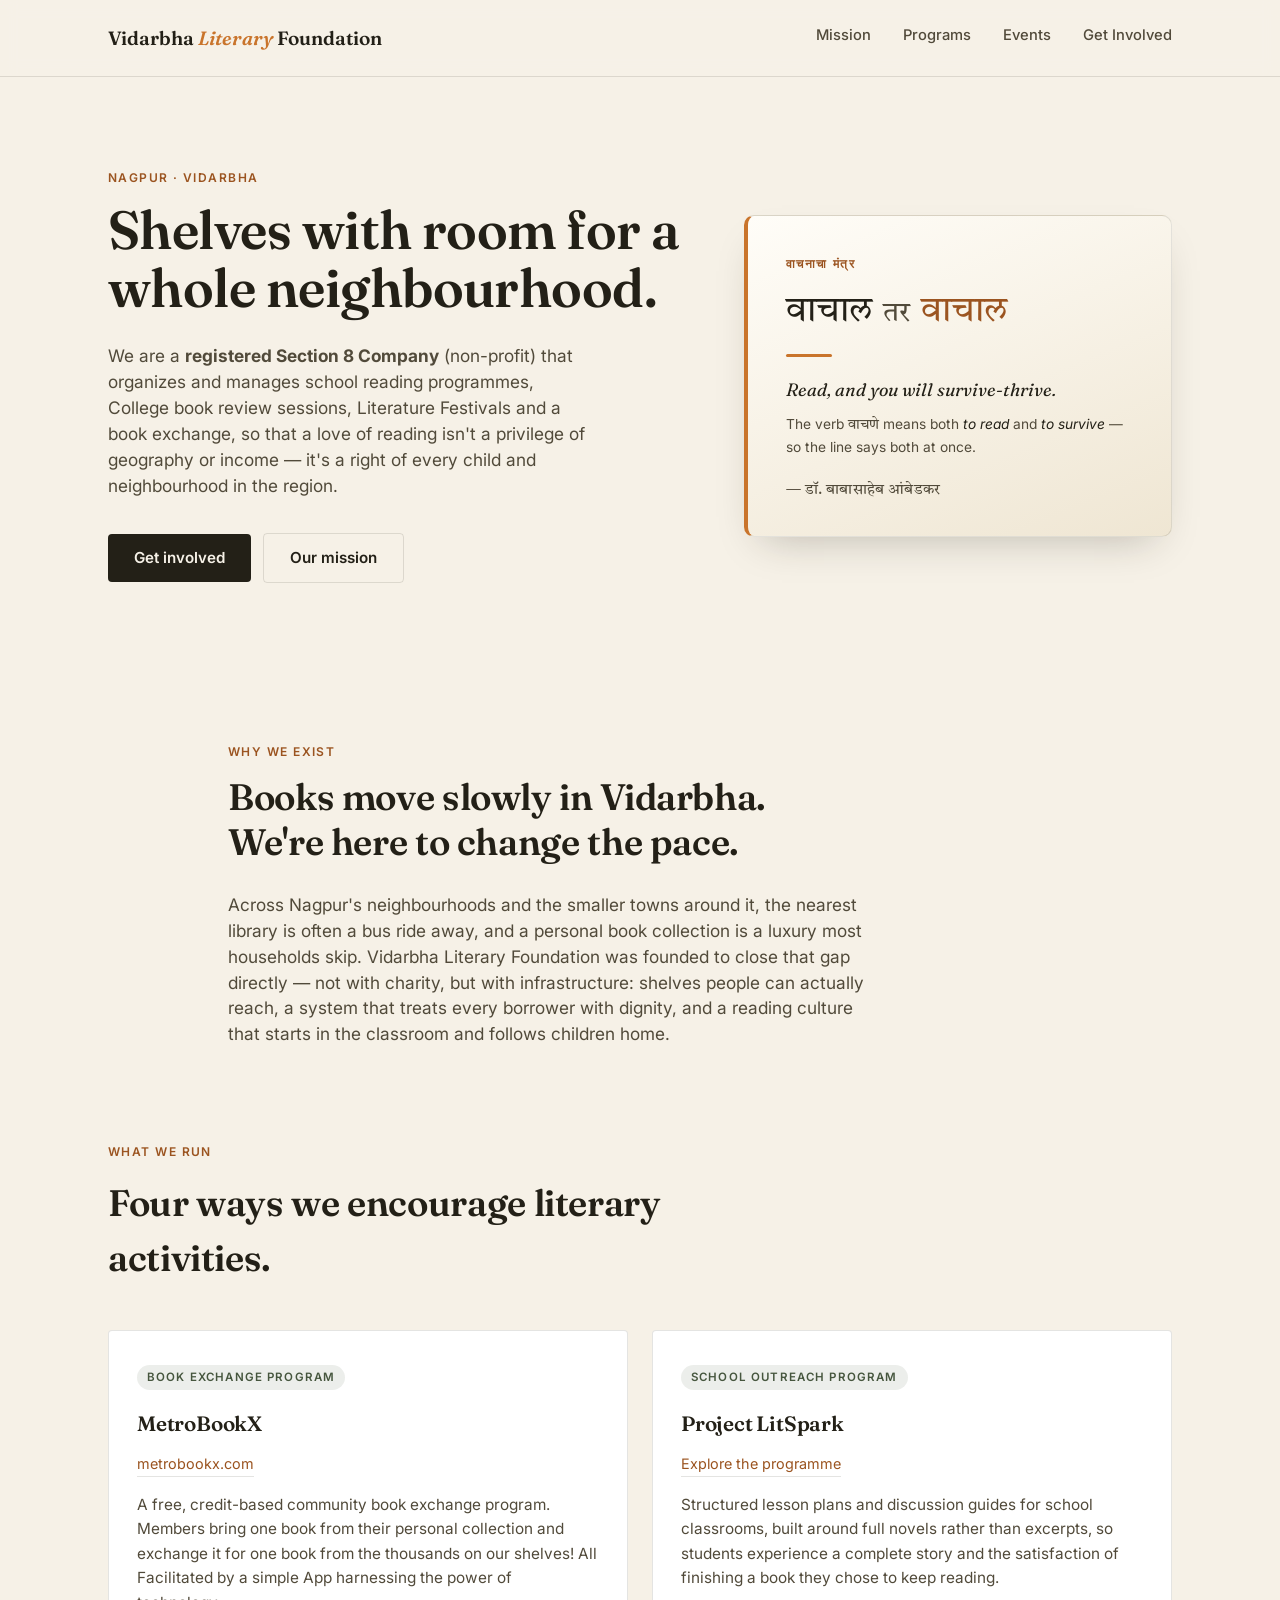
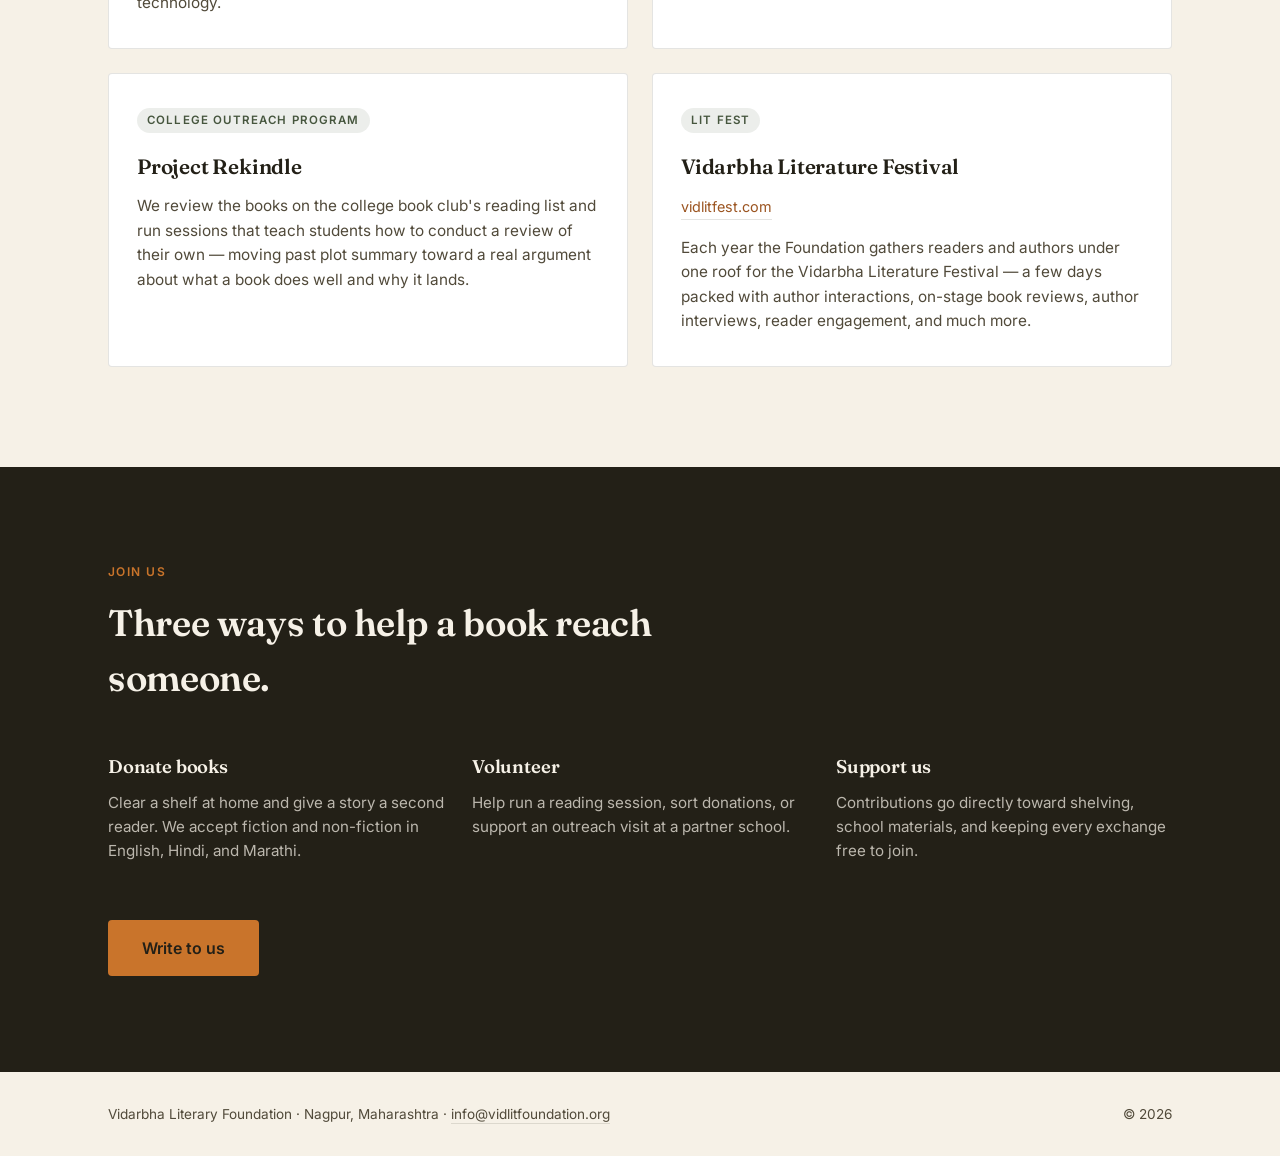
<file: index.html>
<!DOCTYPE html>
<html lang="en">
<head>
<meta charset="UTF-8">
<meta name="viewport" content="width=device-width, initial-scale=1.0">
<title>Vidarbha Literary Foundation</title>
<meta name="description" content="Vidarbha Literary Foundation builds reading habits and community libraries across Nagpur and the Vidarbha region.">
<link rel="preconnect" href="https://fonts.googleapis.com">
<link rel="preconnect" href="https://fonts.gstatic.com" crossorigin>
<link href="https://fonts.googleapis.com/css2?family=Fraunces:ital,opsz,wght@0,9..144,400;0,9..144,500;0,9..144,600;1,9..144,500&family=Tiro+Devanagari+Marathi:ital@0;1&family=Inter:wght@400;500;600&display=swap" rel="stylesheet">
<link rel="stylesheet" href="styles.css">
</head>
<body>

<header class="site-header">
  <div class="wrap header-inner">
    <a href="#top" class="mark">Vidarbha <span class="mark-accent">Literary</span> Foundation </a>
    <nav class="nav">
      <a href="#mission">Mission</a>
      <a href="#programs">Programs</a>
      <a href="events.html">Events</a>
      <a href="#involve">Get Involved</a>
    </nav>
    <button class="nav-toggle" aria-label="Open menu" aria-expanded="false">
      <span></span><span></span><span></span>
    </button>
  </div>
</header>

<main id="top">

  <section class="hero">
    <div class="wrap hero-inner">
      <div class="hero-text">
        <p class="eyebrow">Nagpur &middot; Vidarbha</p>
        <h1 id="hero-headline">A page held open for every reader in Vidarbha.</h1>
        <p class="hero-sub">We are a <b>registered Section 8 Company</b> (non-profit) that organizes and manages school reading programmes, College book review sessions, Literature Festivals and a book exchange, so that a love of reading isn't a privilege of geography or income — it's a right of every child and neighbourhood in the region.</p>
        <div class="hero-actions">
          <a href="#involve" class="btn btn-primary">Get involved</a>
          <a href="#mission" class="btn btn-ghost">Our mission</a>
        </div>
      </div>
      <figure class="hero-quote">
        <p class="hero-quote-label" lang="mr">वाचनाचा मंत्र</p>
        <blockquote class="hero-quote-text" lang="mr">
          <span class="vq vq-read">वाचाल</span>
          <span class="vq-conj">तर</span>
          <span class="vq vq-live">वाचाल</span>
        </blockquote>
        <span class="hero-quote-rule" aria-hidden="true"></span>
        <p class="hero-quote-gloss">Read, and you will survive-thrive.</p>
        <p class="hero-quote-note">The verb <span lang="mr">वाचणे</span> means both <em>to read</em> and <em>to survive</em> — so the line says both at once.</p>
        <figcaption class="hero-quote-attr" lang="mr">— डॉ. बाबासाहेब आंबेडकर</figcaption>
      </figure>
    </div>
  </section>

  <section id="mission" class="mission">
    <div class="wrap">
      <p class="eyebrow">Why we exist</p>
      <h2>Books move slowly in Vidarbha.<br>We're here to change the pace.</h2>
      <p class="mission-body">Across Nagpur's neighbourhoods and the smaller towns around it, the nearest library is often a bus ride away, and a personal book collection is a luxury most households skip. Vidarbha Literary Foundation was founded to close that gap directly — not with charity, but with infrastructure: shelves people can actually reach, a system that treats every borrower with dignity, and a reading culture that starts in the classroom and follows children home.</p>
    </div>
  </section>

  <section id="programs" class="programs">
    <div class="wrap">
      <p class="eyebrow">What we run</p>
      <h2>Four ways we encourage literary activities.</h2>
      <div class="program-grid">
        <article class="program-card">
          <div class="program-mark">Book Exchange Program</div>
          <h3>MetroBookX</h3>
          <a class="program-link" href="https://metrobookx.com/" target="_blank" rel="noopener">metrobookx.com</a>
          <p>A free, credit-based community book exchange program. Members bring one book from their personal collection and exchange it for one book from the thousands on our shelves! All Facilitated by a simple App harnessing the power of technology.</p>
        </article>
        <article class="program-card">
          <div class="program-mark">School Outreach Program</div>
          <h3>Project LitSpark</h3>
          <a class="program-link" href="litspark.html">Explore the programme</a>
          <p>Structured lesson plans and discussion guides for school classrooms, built around full novels rather than excerpts, so students experience a complete story and the satisfaction of finishing a book they chose to keep reading.</p>
        </article>
        <article class="program-card">
          <div class="program-mark">College Outreach Program</div>
          <h3>Project Rekindle</h3>
          <p>We review the books on the college book club's reading list and run sessions that teach students how to conduct a review of their own — moving past plot summary toward a real argument about what a book does well and why it lands.</p>
        </article>
        <article class="program-card">
          <div class="program-mark">Lit Fest</div>
          <h3>Vidarbha Literature Festival</h3>
          <a class="program-link" href="https://vidlitfest.com/" target="_blank" rel="noopener">vidlitfest.com</a>
          <p>Each year the Foundation gathers readers and authors under one roof for the Vidarbha Literature Festival — a few days packed with author interactions, on-stage book reviews, author interviews, reader engagement, and much more. </p>
        </article>
      </div>
    </div>
  </section>

  <section id="involve" class="involve">
    <div class="wrap involve-inner">
      <p class="eyebrow">Join us</p>
      <h2>Three ways to help a book reach someone.</h2>
      <div class="involve-grid">
        <div class="involve-item">
          <h3>Donate books</h3>
          <p>Clear a shelf at home and give a story a second reader. We accept fiction and non-fiction in English, Hindi, and Marathi.</p>
        </div>
        <div class="involve-item">
          <h3>Volunteer</h3>
          <p>Help run a reading session, sort donations, or support an outreach visit at a partner school.</p>
        </div>
        <div class="involve-item">
          <h3>Support us</h3>
          <p>Contributions go directly toward shelving, school materials, and keeping every exchange free to join.</p>
        </div>
      </div>
      <a href="mailto:info@vidlitfoundation.org" class="btn btn-primary btn-large">Write to us</a>
    </div>
  </section>

</main>

<footer class="site-footer">
  <div class="wrap footer-inner">
    <span>Vidarbha Literary Foundation &middot; Nagpur, Maharashtra &middot; <a href="mailto:info@vidlitfoundation.org">info@vidlitfoundation.org</a></span>
    <span>&copy; <span id="year"></span></span>
  </div>
</footer>

<script>
  // ── Rotating hero headline ─────────────────────────────────────────
  // One line below is shown at random on each page load. To add, remove,
  // or reword a line, just edit this list — keep each line in quotes with
  // a comma at the end.
  const heroLines = [
    "A page held open for every reader in Vidarbha.",
    "Where you're born should never decide what you get to read.",
    "A library within walking distance of every life.",
    "Books were never meant to be a luxury — here they aren't.",
    "Reading — a right, not a privilege.",
    "Every book is a door someone hasn't walked through yet.",
    "One borrowed book can redraw an entire life.",
    "A story is the cheapest way to travel the farthest.",
    "Turn a page, and the world gets a little larger.",
    "The quietest revolution begins with a single book.",
    "A region of readers, slowly becoming a community.",
    "Shelves with room for a whole neighbourhood.",
    "Here, no one has to read alone.",
    "A childhood with books in it changes everything that follows.",
    "Every child in Vidarbha, a reader.",
    "Hand a child a story, and watch how far they go.",
    "The next chapter of Vidarbha begins on a page.",
    "Borrow a book the way it should be — freely, with dignity.",
    "No late fees, no locked doors — only books.",
    "Bring one book. Borrow from thousands.",
    "A shelf is an invitation; consider yourself invited.",
    "Vidarbha always had its stories — now it has the shelves.",
    "From Nagpur outward, a region reading for joy.",
    "Putting books within Vidarbha's reach, at last.",
    "Some inheritances are handed down in paperback.",
    "Come for one book; leave with a hundred more waiting.",
    "The thousands on our shelves are waiting for you.",
    "Reading isn't something we teach — it's something we share.",
    "A good book is the most patient teacher there is.",
    "Open a book here, and you're never quite the same."
  ];

  const headline = document.getElementById('hero-headline');
  if (headline) {
    headline.textContent = heroLines[Math.floor(Math.random() * heroLines.length)];
  }

  // Footer year
  document.getElementById('year').textContent = new Date().getFullYear();

  // Mobile menu toggle
  (function () {
    var toggle = document.querySelector('.nav-toggle');
    var nav = document.querySelector('.nav');
    if (toggle && nav) {
      toggle.addEventListener('click', function () {
        var isOpen = nav.classList.toggle('open');
        toggle.setAttribute('aria-expanded', isOpen ? 'true' : 'false');
      });
      nav.querySelectorAll('a').forEach(function (link) {
        link.addEventListener('click', function () {
          nav.classList.remove('open');
          toggle.setAttribute('aria-expanded', 'false');
        });
      });
    }
  })();
</script>
</body>
</html>
</file>
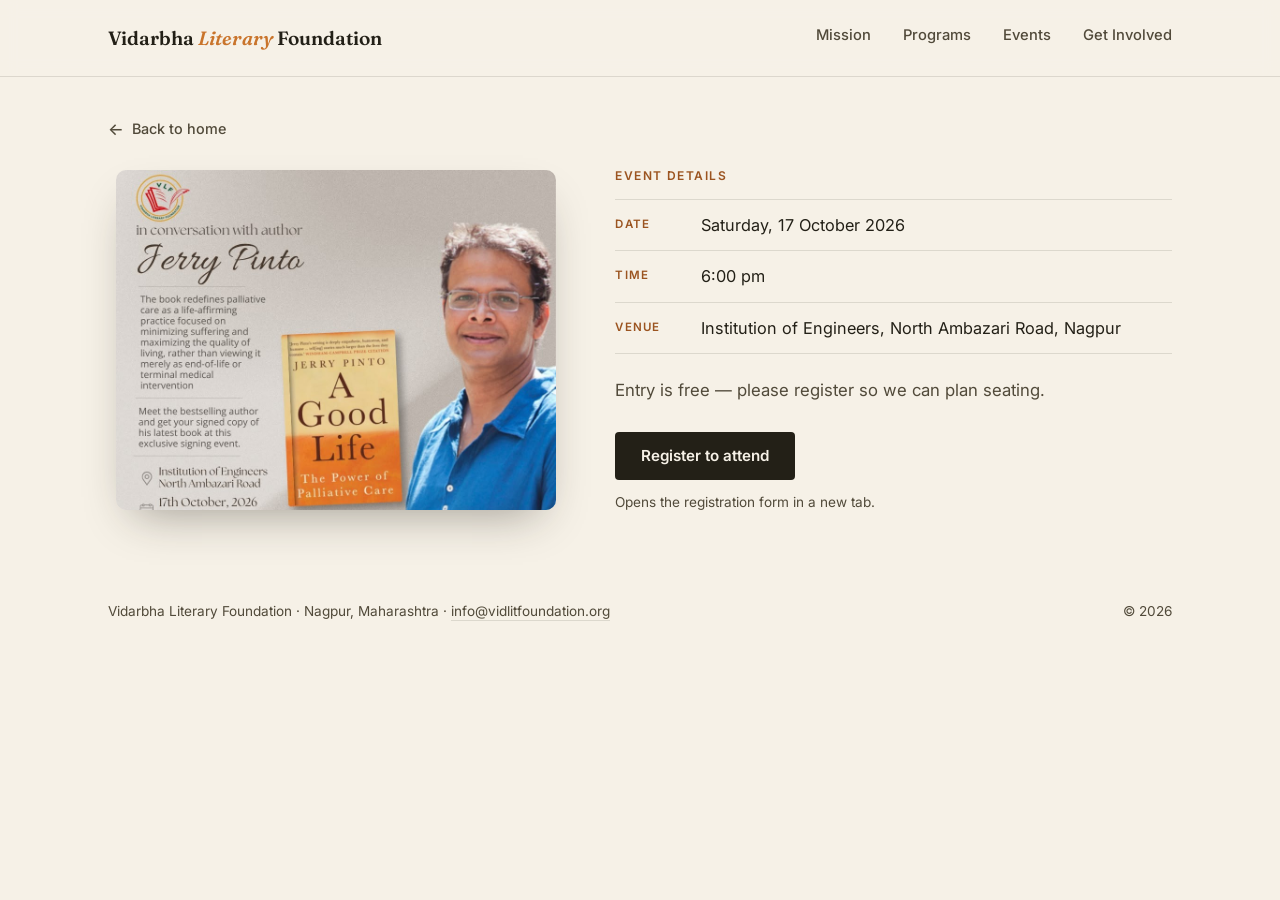
<file: events.html>
<!DOCTYPE html>
<html lang="en">
<head>
<meta charset="UTF-8">
<meta name="viewport" content="width=device-width, initial-scale=1.0">
<title>Register &middot; Vidarbha Literary Foundation</title>
<meta name="description" content="Register to attend Vidarbha Literary Foundation events in Nagpur. In conversation with author Jerry Pinto — 17 October 2026, Institution of Engineers, North Ambazari Road.">
<link rel="preconnect" href="https://fonts.googleapis.com">
<link rel="preconnect" href="https://fonts.gstatic.com" crossorigin>
<link href="https://fonts.googleapis.com/css2?family=Fraunces:ital,opsz,wght@0,9..144,400;0,9..144,500;0,9..144,600;1,9..144,500&family=Tiro+Devanagari+Marathi:ital@0;1&family=Inter:wght@400;500;600&display=swap" rel="stylesheet">
<link rel="stylesheet" href="styles.css">
</head>
<body>

<header class="site-header">
  <div class="wrap header-inner">
    <a href="index.html#top" class="mark">Vidarbha <span class="mark-accent">Literary</span> Foundation </a>
    <nav class="nav">
      <a href="index.html#mission">Mission</a>
      <a href="index.html#programs">Programs</a>
      <a href="events.html">Events</a>
      <a href="index.html#involve">Get Involved</a>
    </nav>
    <button class="nav-toggle" aria-label="Open menu" aria-expanded="false">
      <span></span><span></span><span></span>
    </button>
  </div>
</header>

<main id="top">

  <section class="event-hero">
    <div class="wrap">
      <a href="index.html#top" class="back-link"><span>&larr;</span> Back to home</a>

      <div class="event-hero-inner">

        <figure class="event-poster">
          <img src="assets/events/jerry-pinto-event.jpeg"
               alt="In conversation with author Jerry Pinto — A Good Life: The Power of Palliative Care. 17th October 2026, Institution of Engineers, North Ambazari Road.">
        </figure>

        <div class="event-detail">
          <p class="eyebrow">Event details</p>

          <ul class="event-facts">
            <li><span class="ef-label">Date</span><span class="ef-value">Saturday, 17 October 2026</span></li>
            <li><span class="ef-label">Time</span><span class="ef-value">6:00 pm</span></li>
            <li><span class="ef-label">Venue</span><span class="ef-value">Institution of Engineers, North Ambazari Road, Nagpur</span></li>
          </ul>

          <p class="event-blurb">Entry is free &mdash; please register so we can plan seating.</p>

          <a href="https://forms.gle/V7DaiuLiSs2oufFU7" target="_blank" rel="noopener" class="btn btn-primary">Register to attend</a>
          <p style="margin-top:12px; font-size:0.85rem; color:var(--ink-soft);">Opens the registration form in a new tab.</p>
        </div>

      </div>
    </div>
  </section>

</main>

<footer class="site-footer">
  <div class="wrap footer-inner">
    <span>Vidarbha Literary Foundation &middot; Nagpur, Maharashtra &middot; <a href="mailto:info@vidlitfoundation.org">info@vidlitfoundation.org</a></span>
    <span>&copy; <span id="year"></span></span>
  </div>
</footer>

<script>
  document.getElementById('year').textContent = new Date().getFullYear();

  // Mobile menu toggle
  (function () {
    var toggle = document.querySelector('.nav-toggle');
    var nav = document.querySelector('.nav');
    if (toggle && nav) {
      toggle.addEventListener('click', function () {
        var isOpen = nav.classList.toggle('open');
        toggle.setAttribute('aria-expanded', isOpen ? 'true' : 'false');
      });
      nav.querySelectorAll('a').forEach(function (link) {
        link.addEventListener('click', function () {
          nav.classList.remove('open');
          toggle.setAttribute('aria-expanded', 'false');
        });
      });
    }
  })();
</script>
</body>
</html>
</file>
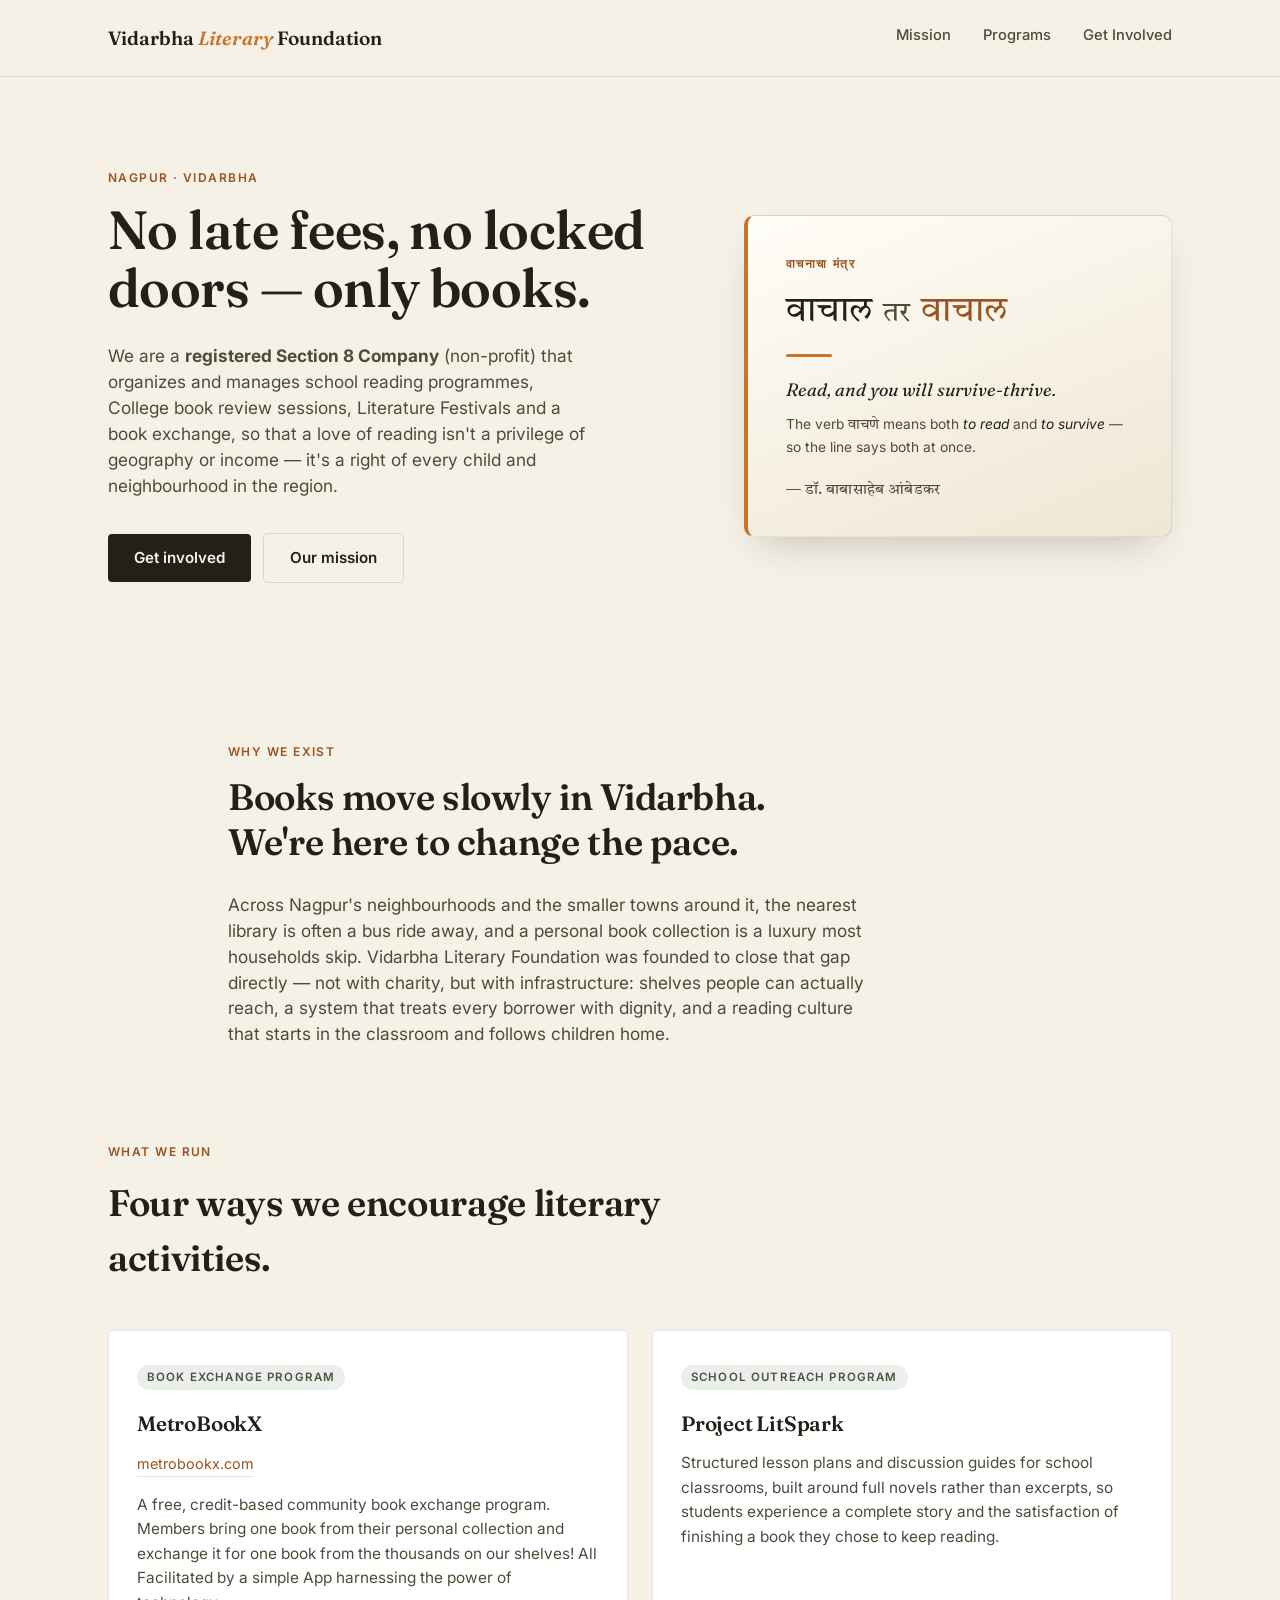
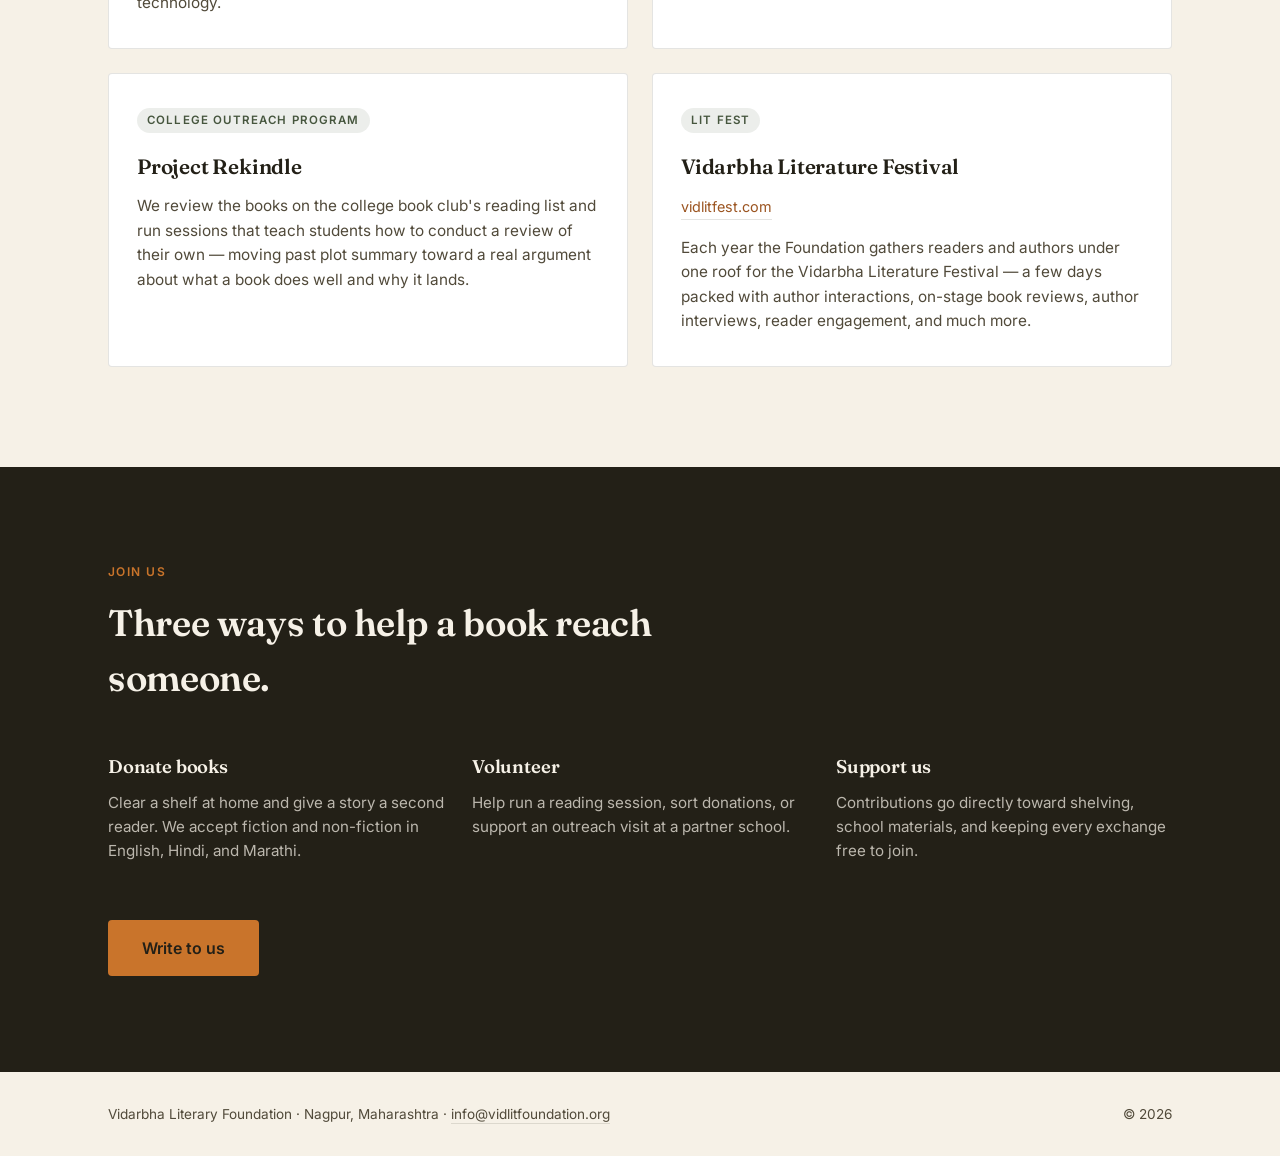
<file: index_old.html>
<!DOCTYPE html>
<html lang="en">
<head>
<meta charset="UTF-8">
<meta name="viewport" content="width=device-width, initial-scale=1.0">
<title>Vidarbha Literary Foundation</title>
<meta name="description" content="Vidarbha Literary Foundation builds reading habits and community libraries across Nagpur and the Vidarbha region.">
<link rel="preconnect" href="https://fonts.googleapis.com">
<link rel="preconnect" href="https://fonts.gstatic.com" crossorigin>
<link href="https://fonts.googleapis.com/css2?family=Fraunces:ital,opsz,wght@0,9..144,400;0,9..144,500;0,9..144,600;1,9..144,500&family=Tiro+Devanagari+Marathi:ital@0;1&family=Inter:wght@400;500;600&display=swap" rel="stylesheet">
<link rel="stylesheet" href="styles.css">
</head>
<body>

<header class="site-header">
  <div class="wrap header-inner">
    <a href="#top" class="mark">Vidarbha <span class="mark-accent">Literary</span> Foundation </a>
    <nav class="nav">
      <a href="#mission">Mission</a>
      <a href="#programs">Programs</a>
      <a href="#involve">Get Involved</a>
    </nav>
  </div>
</header>

<main id="top">

  <section class="hero">
    <div class="wrap hero-inner">
      <div class="hero-text">
        <p class="eyebrow">Nagpur &middot; Vidarbha</p>
        <h1 id="hero-headline">A page held open for every reader in Vidarbha.</h1>
        <p class="hero-sub">We are a <b>registered Section 8 Company</b> (non-profit) that organizes and manages school reading programmes, College book review sessions, Literature Festivals and a book exchange, so that a love of reading isn't a privilege of geography or income — it's a right of every child and neighbourhood in the region.</p>
        <div class="hero-actions">
          <a href="#involve" class="btn btn-primary">Get involved</a>
          <a href="#mission" class="btn btn-ghost">Our mission</a>
        </div>
      </div>
      <figure class="hero-quote">
        <p class="hero-quote-label" lang="mr">वाचनाचा मंत्र</p>
        <blockquote class="hero-quote-text" lang="mr">
          <span class="vq vq-read">वाचाल</span>
          <span class="vq-conj">तर</span>
          <span class="vq vq-live">वाचाल</span>
        </blockquote>
        <span class="hero-quote-rule" aria-hidden="true"></span>
        <p class="hero-quote-gloss">Read, and you will survive-thrive.</p>
        <p class="hero-quote-note">The verb <span lang="mr">वाचणे</span> means both <em>to read</em> and <em>to survive</em> — so the line says both at once.</p>
        <figcaption class="hero-quote-attr" lang="mr">— डॉ. बाबासाहेब आंबेडकर</figcaption>
      </figure>
    </div>
  </section>

  <section id="mission" class="mission">
    <div class="wrap">
      <p class="eyebrow">Why we exist</p>
      <h2>Books move slowly in Vidarbha.<br>We're here to change the pace.</h2>
      <p class="mission-body">Across Nagpur's neighbourhoods and the smaller towns around it, the nearest library is often a bus ride away, and a personal book collection is a luxury most households skip. Vidarbha Literary Foundation was founded to close that gap directly — not with charity, but with infrastructure: shelves people can actually reach, a system that treats every borrower with dignity, and a reading culture that starts in the classroom and follows children home.</p>
    </div>
  </section>

  <section id="programs" class="programs">
    <div class="wrap">
      <p class="eyebrow">What we run</p>
      <h2>Four ways we encourage literary activities.</h2>
      <div class="program-grid">
        <article class="program-card">
          <div class="program-mark">Book Exchange Program</div>
          <h3>MetroBookX</h3>
          <a class="program-link" href="https://metrobookx.com/" target="_blank" rel="noopener">metrobookx.com</a>
          <p>A free, credit-based community book exchange program. Members bring one book from their personal collection and exchange it for one book from the thousands on our shelves! All Facilitated by a simple App harnessing the power of technology.</p>
        </article>
        <article class="program-card">
          <div class="program-mark">School Outreach Program</div>
          <h3>Project LitSpark</h3>
          <p>Structured lesson plans and discussion guides for school classrooms, built around full novels rather than excerpts, so students experience a complete story and the satisfaction of finishing a book they chose to keep reading.</p>
        </article>
        <article class="program-card">
          <div class="program-mark">College Outreach Program</div>
          <h3>Project Rekindle</h3>
          <p>We review the books on the college book club's reading list and run sessions that teach students how to conduct a review of their own — moving past plot summary toward a real argument about what a book does well and why it lands.</p>
        </article>
        <article class="program-card">
          <div class="program-mark">Lit Fest</div>
          <h3>Vidarbha Literature Festival</h3>
          <a class="program-link" href="https://vidlitfest.com/" target="_blank" rel="noopener">vidlitfest.com</a>
          <p>Each year the Foundation gathers readers and authors under one roof for the Vidarbha Literature Festival — a few days packed with author interactions, on-stage book reviews, author interviews, reader engagement, and much more. </p>
        </article>
      </div>
    </div>
  </section>

  <section id="involve" class="involve">
    <div class="wrap involve-inner">
      <p class="eyebrow">Join us</p>
      <h2>Three ways to help a book reach someone.</h2>
      <div class="involve-grid">
        <div class="involve-item">
          <h3>Donate books</h3>
          <p>Clear a shelf at home and give a story a second reader. We accept fiction and non-fiction in English, Hindi, and Marathi.</p>
        </div>
        <div class="involve-item">
          <h3>Volunteer</h3>
          <p>Help run a reading session, sort donations, or support an outreach visit at a partner school.</p>
        </div>
        <div class="involve-item">
          <h3>Support us</h3>
          <p>Contributions go directly toward shelving, school materials, and keeping every exchange free to join.</p>
        </div>
      </div>
      <a href="mailto:info@vidlitfoundation.org" class="btn btn-primary btn-large">Write to us</a>
    </div>
  </section>

</main>

<footer class="site-footer">
  <div class="wrap footer-inner">
    <span>Vidarbha Literary Foundation &middot; Nagpur, Maharashtra &middot; <a href="mailto:info@vidlitfoundation.org">info@vidlitfoundation.org</a></span>
    <span>&copy; <span id="year"></span></span>
  </div>
</footer>

<script>
  // ── Rotating hero headline ─────────────────────────────────────────
  // One line below is shown at random on each page load. To add, remove,
  // or reword a line, just edit this list — keep each line in quotes with
  // a comma at the end.
  const heroLines = [
    "A page held open for every reader in Vidarbha.",
    "Where you're born should never decide what you get to read.",
    "A library within walking distance of every life.",
    "Books were never meant to be a luxury — here they aren't.",
    "Reading — a right, not a privilege.",
    "Every book is a door someone hasn't walked through yet.",
    "One borrowed book can redraw an entire life.",
    "A story is the cheapest way to travel the farthest.",
    "Turn a page, and the world gets a little larger.",
    "The quietest revolution begins with a single book.",
    "A region of readers, slowly becoming a community.",
    "Shelves with room for a whole neighbourhood.",
    "Here, no one has to read alone.",
    "A childhood with books in it changes everything that follows.",
    "Every child in Vidarbha, a reader.",
    "Hand a child a story, and watch how far they go.",
    "The next chapter of Vidarbha begins on a page.",
    "Borrow a book the way it should be — freely, with dignity.",
    "No late fees, no locked doors — only books.",
    "Bring one book. Borrow from thousands.",
    "A shelf is an invitation; consider yourself invited.",
    "Vidarbha always had its stories — now it has the shelves.",
    "From Nagpur outward, a region reading for joy.",
    "Putting books within Vidarbha's reach, at last.",
    "Some inheritances are handed down in paperback.",
    "Come for one book; leave with a hundred more waiting.",
    "The thousands on our shelves are waiting for you.",
    "Reading isn't something we teach — it's something we share.",
    "A good book is the most patient teacher there is.",
    "Open a book here, and you're never quite the same."
  ];

  const headline = document.getElementById('hero-headline');
  if (headline) {
    headline.textContent = heroLines[Math.floor(Math.random() * heroLines.length)];
  }

  // Footer year
  document.getElementById('year').textContent = new Date().getFullYear();
</script>
</body>
</html>
</file>
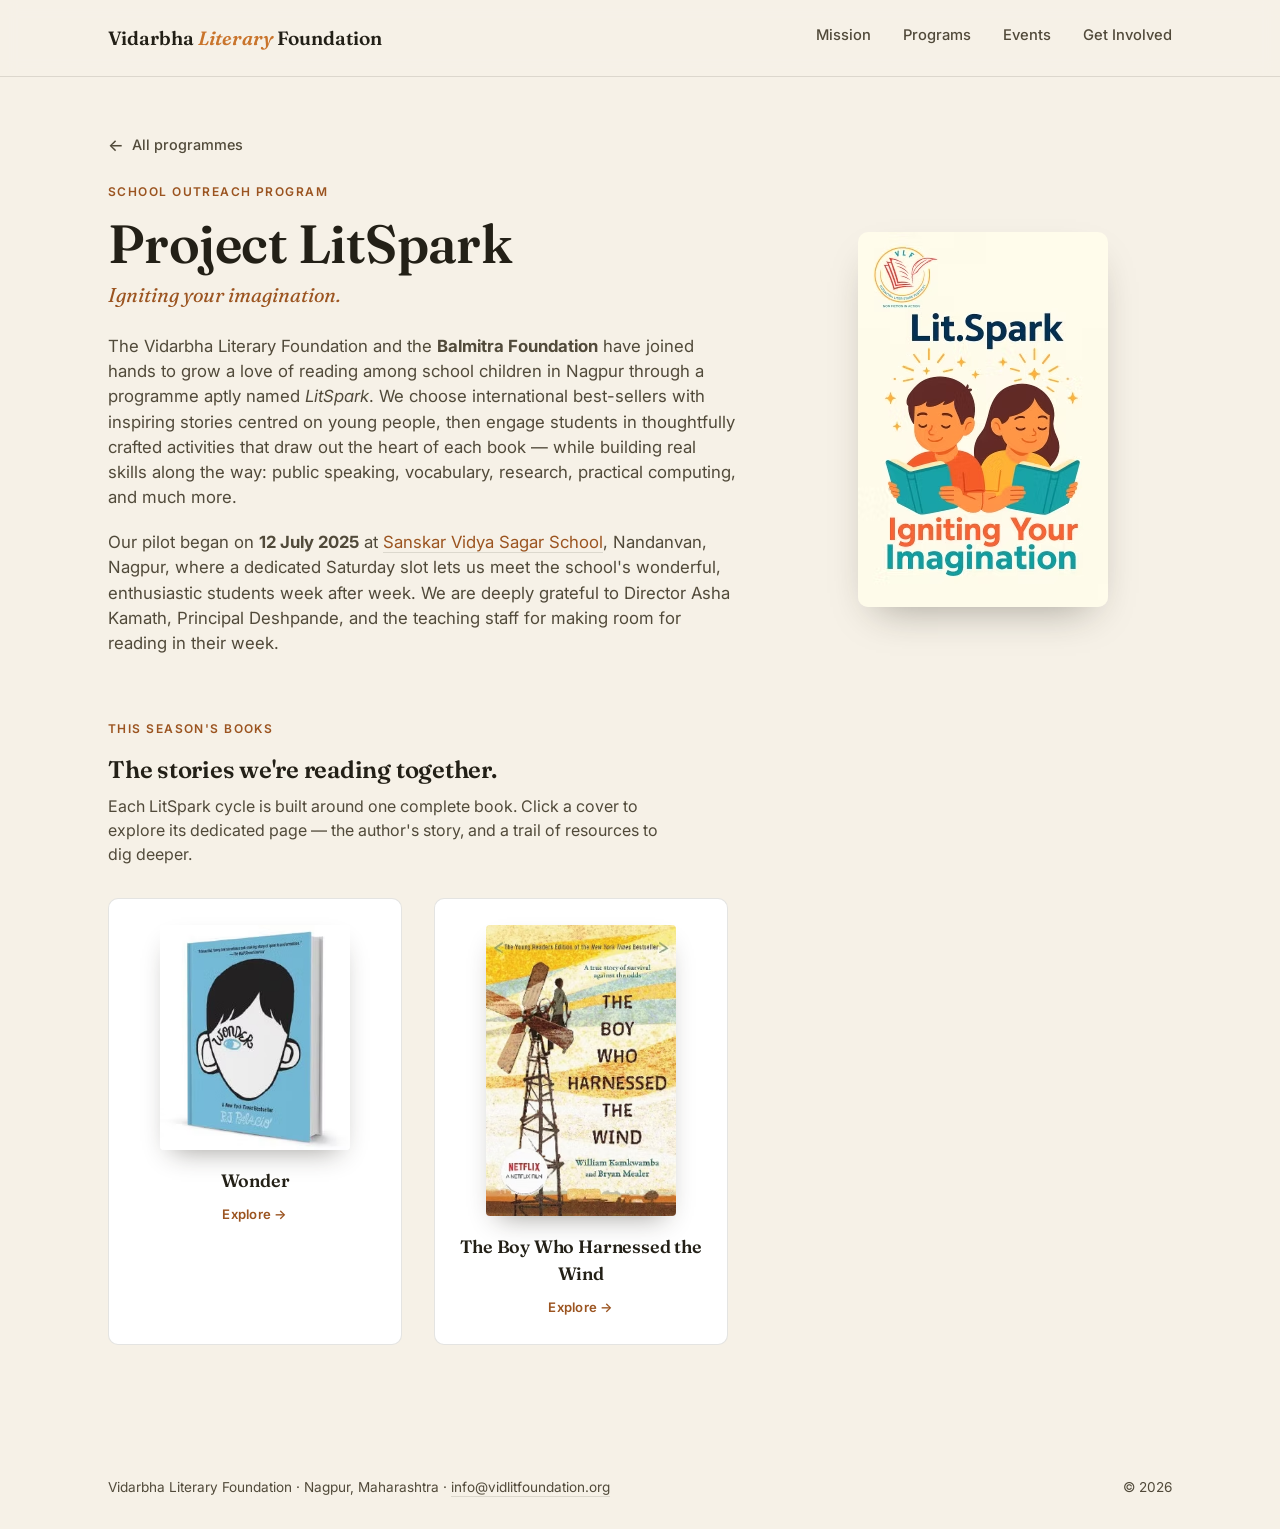
<file: litspark.html>
<!DOCTYPE html>
<html lang="en">
<head>
<meta charset="UTF-8">
<meta name="viewport" content="width=device-width, initial-scale=1.0">
<title>Project LitSpark &middot; Vidarbha Literary Foundation</title>
<meta name="description" content="Project LitSpark is the school outreach programme of the Vidarbha Literary Foundation and Balmitra Foundation, building reading habits among school children in Nagpur through activities built around a shared book.">
<link rel="preconnect" href="https://fonts.googleapis.com">
<link rel="preconnect" href="https://fonts.gstatic.com" crossorigin>
<link href="https://fonts.googleapis.com/css2?family=Fraunces:ital,opsz,wght@0,9..144,400;0,9..144,500;0,9..144,600;1,9..144,500&family=Tiro+Devanagari+Marathi:ital@0;1&family=Inter:wght@400;500;600&display=swap" rel="stylesheet">
<link rel="stylesheet" href="styles.css">
</head>
<body>

<header class="site-header">
  <div class="wrap header-inner">
    <a href="index.html" class="mark">Vidarbha <span class="mark-accent">Literary</span> Foundation </a>
    <nav class="nav">
      <a href="index.html#mission">Mission</a>
      <a href="index.html#programs">Programs</a>
      <a href="events.html">Events</a>
      <a href="index.html#involve">Get Involved</a>
    </nav>
    <button class="nav-toggle" aria-label="Open menu" aria-expanded="false">
      <span></span><span></span><span></span>
    </button>
  </div>
</header>

<main id="top">

  <section class="litspark-hero">
    <div class="wrap">
      <a href="index.html#programs" class="back-link"><span>&larr;</span> All programmes</a>
      <div class="litspark-hero-inner">
        <div class="litspark-hero-text">
          <p class="eyebrow">School Outreach Program</p>
          <h1>Project LitSpark</h1>
          <p class="litspark-tagline">Igniting your imagination.</p>
          <div class="prose">
            <p>The Vidarbha Literary Foundation and the <strong>Balmitra Foundation</strong> have joined hands to grow a love of reading among school children in Nagpur through a programme aptly named <em>LitSpark</em>. We choose international best-sellers with inspiring stories centred on young people, then engage students in thoughtfully crafted activities that draw out the heart of each book &mdash; while building real skills along the way: public speaking, vocabulary, research, practical computing, and much more.</p>
            <p>Our pilot began on <strong>12 July 2025</strong> at <a href="https://svsnagpur.edu.in/" target="_blank" rel="noopener">Sanskar Vidya Sagar School</a>, Nandanvan, Nagpur, where a dedicated Saturday slot lets us meet the school's wonderful, enthusiastic students week after week. We are deeply grateful to Director Asha Kamath, Principal Deshpande, and the teaching staff for making room for reading in their week.</p>
          </div>
        </div>
        <figure class="litspark-poster">
          <img src="assets/litspark.avif" alt="Project LitSpark poster — two children reading, with the tagline Igniting Your Imagination">
        </figure>
      </div>
    </div>
  </section>

  <section class="book-picks">
    <div class="wrap">
      <p class="eyebrow">This season's books</p>
      <h2>The stories we're reading together.</h2>
      <p class="picks-note">Each LitSpark cycle is built around one complete book. Click a cover to explore its dedicated page &mdash; the author's story, and a trail of resources to dig deeper.</p>
      <div class="picks-grid">
        <a class="cover-card" href="wonder.html">
          <img src="assets/wonder.avif" alt="Cover of Wonder by R.J. Palacio">
          <h3>Wonder</h3>
          <span class="cover-cta">Explore &rarr;</span>
        </a>
        <a class="cover-card" href="theboy.html">
          <img src="assets/the-boy.avif" alt="Cover of The Boy Who Harnessed the Wind">
          <h3>The Boy Who Harnessed the Wind</h3>
          <span class="cover-cta">Explore &rarr;</span>
        </a>
      </div>
    </div>
  </section>

</main>

<footer class="site-footer">
  <div class="wrap footer-inner">
    <span>Vidarbha Literary Foundation &middot; Nagpur, Maharashtra &middot; <a href="mailto:info@vidlitfoundation.org">info@vidlitfoundation.org</a></span>
    <span>&copy; <span id="year"></span></span>
  </div>
</footer>

<script>
  document.getElementById('year').textContent = new Date().getFullYear();

  // Mobile menu toggle
  (function () {
    var toggle = document.querySelector('.nav-toggle');
    var nav = document.querySelector('.nav');
    if (toggle && nav) {
      toggle.addEventListener('click', function () {
        var isOpen = nav.classList.toggle('open');
        toggle.setAttribute('aria-expanded', isOpen ? 'true' : 'false');
      });
      nav.querySelectorAll('a').forEach(function (link) {
        link.addEventListener('click', function () {
          nav.classList.remove('open');
          toggle.setAttribute('aria-expanded', 'false');
        });
      });
    }
  })();
</script>
</body>
</html>
</file>
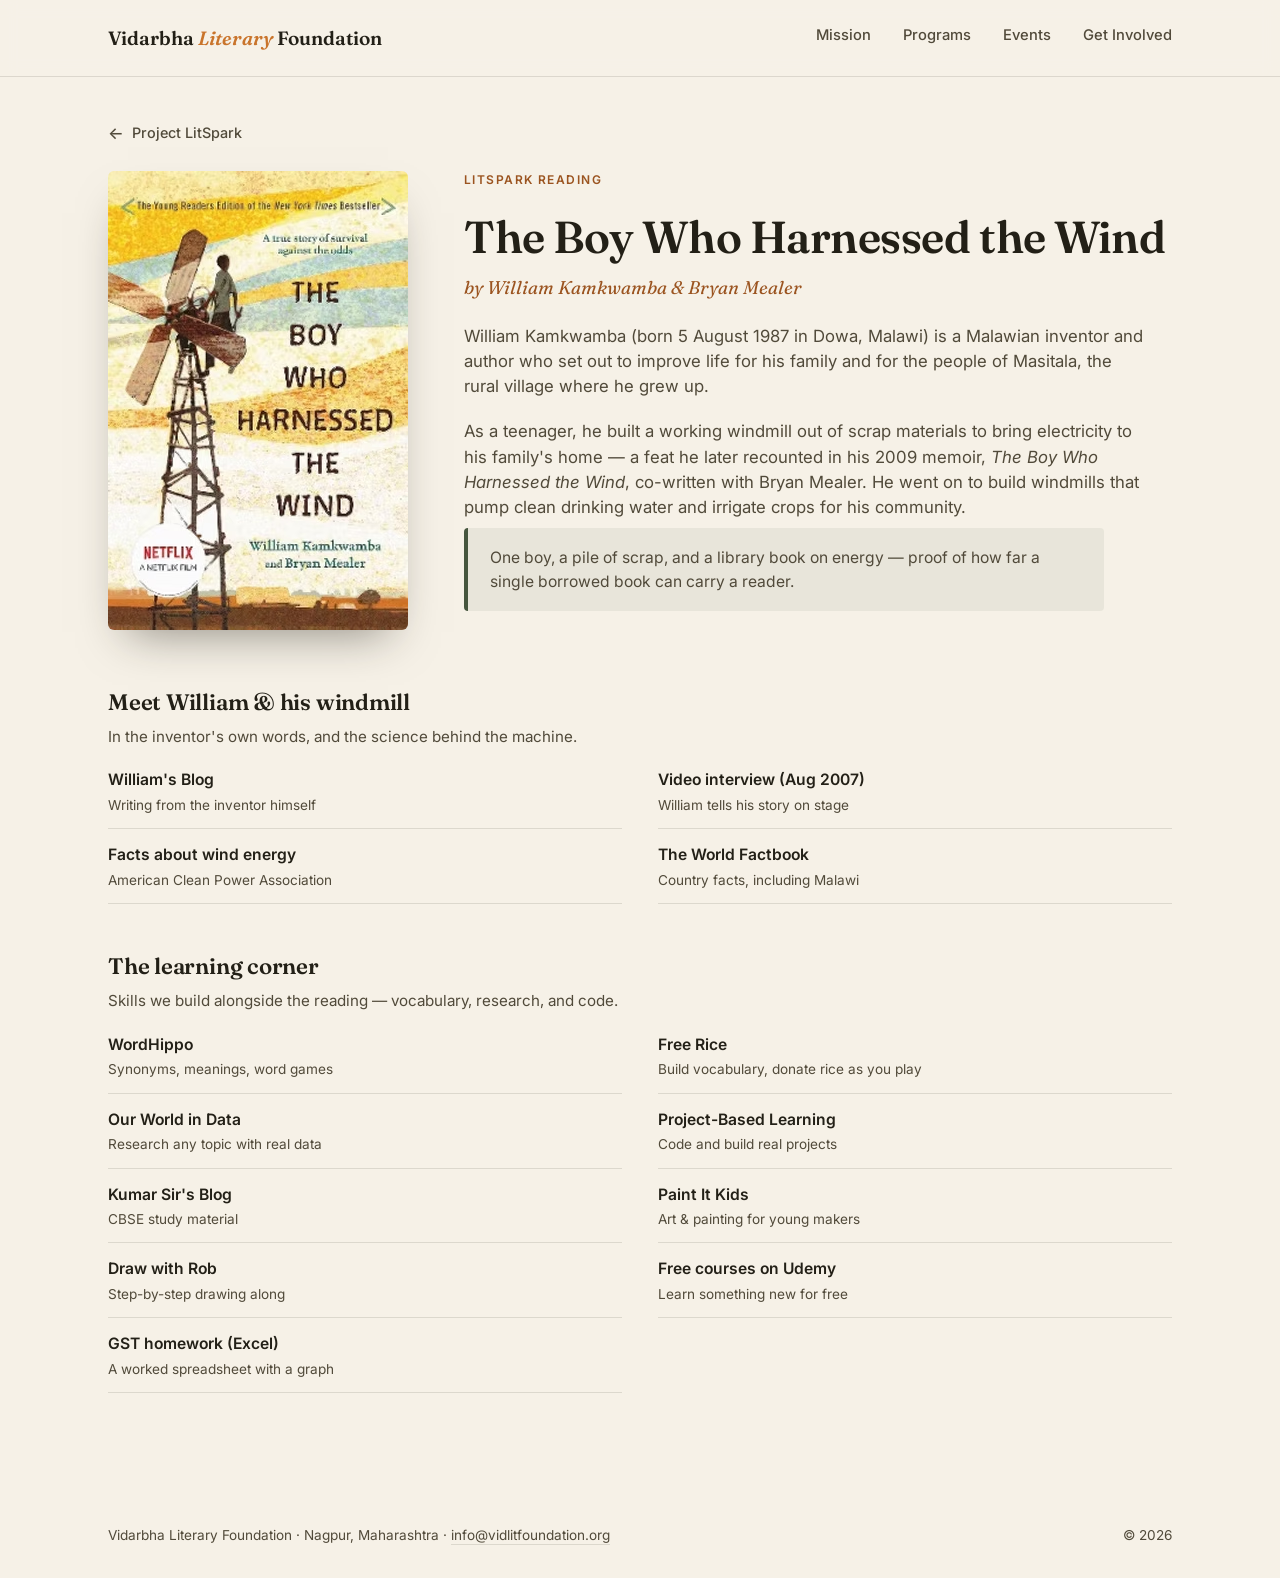
<file: theboy.html>
<!DOCTYPE html>
<html lang="en">
<head>
<meta charset="UTF-8">
<meta name="viewport" content="width=device-width, initial-scale=1.0">
<title>The Boy Who Harnessed the Wind &middot; Project LitSpark &middot; Vidarbha Literary Foundation</title>
<meta name="description" content="The Boy Who Harnessed the Wind by William Kamkwamba — the story, the author, and a trail of resources for students in the Vidarbha Literary Foundation's LitSpark programme.">
<link rel="preconnect" href="https://fonts.googleapis.com">
<link rel="preconnect" href="https://fonts.gstatic.com" crossorigin>
<link href="https://fonts.googleapis.com/css2?family=Fraunces:ital,opsz,wght@0,9..144,400;0,9..144,500;0,9..144,600;1,9..144,500&family=Tiro+Devanagari+Marathi:ital@0;1&family=Inter:wght@400;500;600&display=swap" rel="stylesheet">
<link rel="stylesheet" href="styles.css">
</head>
<body>

<header class="site-header">
  <div class="wrap header-inner">
    <a href="index.html" class="mark">Vidarbha <span class="mark-accent">Literary</span> Foundation </a>
    <nav class="nav">
      <a href="index.html#mission">Mission</a>
      <a href="index.html#programs">Programs</a>
      <a href="events.html">Events</a>
      <a href="index.html#involve">Get Involved</a>
    </nav>
    <button class="nav-toggle" aria-label="Open menu" aria-expanded="false">
      <span></span><span></span><span></span>
    </button>
  </div>
</header>

<main id="top">

  <section class="book-hero">
    <div class="wrap">
      <a href="litspark.html" class="back-link"><span>&larr;</span> Project LitSpark</a>
      <div class="book-hero-inner">
        <figure class="book-cover-figure">
          <img src="assets/the-boy.avif" alt="Cover of The Boy Who Harnessed the Wind by William Kamkwamba and Bryan Mealer">
        </figure>
        <div class="book-hero-text">
          <p class="eyebrow">LitSpark Reading</p>
          <h1>The Boy Who Harnessed the Wind</h1>
          <p class="book-byline">by William Kamkwamba &amp; Bryan Mealer</p>
          <div class="prose">
            <p>William Kamkwamba (born 5 August 1987 in Dowa, Malawi) is a Malawian inventor and author who set out to improve life for his family and for the people of Masitala, the rural village where he grew up.</p>
            <p>As a teenager, he built a working windmill out of scrap materials to bring electricity to his family's home &mdash; a feat he later recounted in his 2009 memoir, <em>The Boy Who Harnessed the Wind</em>, co-written with Bryan Mealer. He went on to build windmills that pump clean drinking water and irrigate crops for his community.</p>
          </div>
          <div class="callout">
            One boy, a pile of scrap, and a library book on energy &mdash; proof of how far a single borrowed book can carry a reader.
          </div>
        </div>
      </div>
    </div>
  </section>

  <section class="resources">
    <div class="wrap">

      <div class="resource-group">
        <h2>Meet William &amp; his windmill</h2>
        <p class="group-sub">In the inventor's own words, and the science behind the machine.</p>
        <ul class="resource-list">
          <li><a href="https://williamkamkwamba.typepad.com/williamkamkwamba/" target="_blank" rel="noopener">William's Blog<span class="r-desc">Writing from the inventor himself</span></a></li>
          <li><a href="https://youtu.be/G8yKFVPOD6o" target="_blank" rel="noopener">Video interview (Aug 2007)<span class="r-desc">William tells his story on stage</span></a></li>
          <li><a href="https://cleanpower.org/facts/wind-power/" target="_blank" rel="noopener">Facts about wind energy<span class="r-desc">American Clean Power Association</span></a></li>
          <li><a href="https://www.cia.gov/the-world-factbook/" target="_blank" rel="noopener">The World Factbook<span class="r-desc">Country facts, including Malawi</span></a></li>
        </ul>
      </div>

      <div class="resource-group">
        <h2>The learning corner</h2>
        <p class="group-sub">Skills we build alongside the reading &mdash; vocabulary, research, and code.</p>
        <ul class="resource-list">
          <li><a href="https://www.wordhippo.com/" target="_blank" rel="noopener">WordHippo<span class="r-desc">Synonyms, meanings, word games</span></a></li>
          <li><a href="https://freerice.com/" target="_blank" rel="noopener">Free Rice<span class="r-desc">Build vocabulary, donate rice as you play</span></a></li>
          <li><a href="https://ourworldindata.org/" target="_blank" rel="noopener">Our World in Data<span class="r-desc">Research any topic with real data</span></a></li>
          <li><a href="https://github.com/practical-tutorials/project-based-learning" target="_blank" rel="noopener">Project-Based Learning<span class="r-desc">Code and build real projects</span></a></li>
          <li><a href="https://kumarsir34.wordpress.com/" target="_blank" rel="noopener">Kumar Sir's Blog<span class="r-desc">CBSE study material</span></a></li>
          <li><a href="https://www.youtube.com/@PaintItKids" target="_blank" rel="noopener">Paint It Kids<span class="r-desc">Art &amp; painting for young makers</span></a></li>
          <li><a href="https://www.youtube.com/@DrawWithRob" target="_blank" rel="noopener">Draw with Rob<span class="r-desc">Step-by-step drawing along</span></a></li>
          <li><a href="https://www.udemy.com/courses/free/" target="_blank" rel="noopener">Free courses on Udemy<span class="r-desc">Learn something new for free</span></a></li>
          <li><a href="https://www.bmfindia.org/_files/ugd/4939f1_8b28e08c213c45318fcbb5374a8478d2.xlsx?dn=GST%20Contribution.xlsx" target="_blank" rel="noopener">GST homework (Excel)<span class="r-desc">A worked spreadsheet with a graph</span></a></li>
        </ul>
      </div>

    </div>
  </section>

</main>

<footer class="site-footer">
  <div class="wrap footer-inner">
    <span>Vidarbha Literary Foundation &middot; Nagpur, Maharashtra &middot; <a href="mailto:info@vidlitfoundation.org">info@vidlitfoundation.org</a></span>
    <span>&copy; <span id="year"></span></span>
  </div>
</footer>

<script>
  document.getElementById('year').textContent = new Date().getFullYear();

  // Mobile menu toggle
  (function () {
    var toggle = document.querySelector('.nav-toggle');
    var nav = document.querySelector('.nav');
    if (toggle && nav) {
      toggle.addEventListener('click', function () {
        var isOpen = nav.classList.toggle('open');
        toggle.setAttribute('aria-expanded', isOpen ? 'true' : 'false');
      });
      nav.querySelectorAll('a').forEach(function (link) {
        link.addEventListener('click', function () {
          nav.classList.remove('open');
          toggle.setAttribute('aria-expanded', 'false');
        });
      });
    }
  })();
</script>
</body>
</html>
</file>
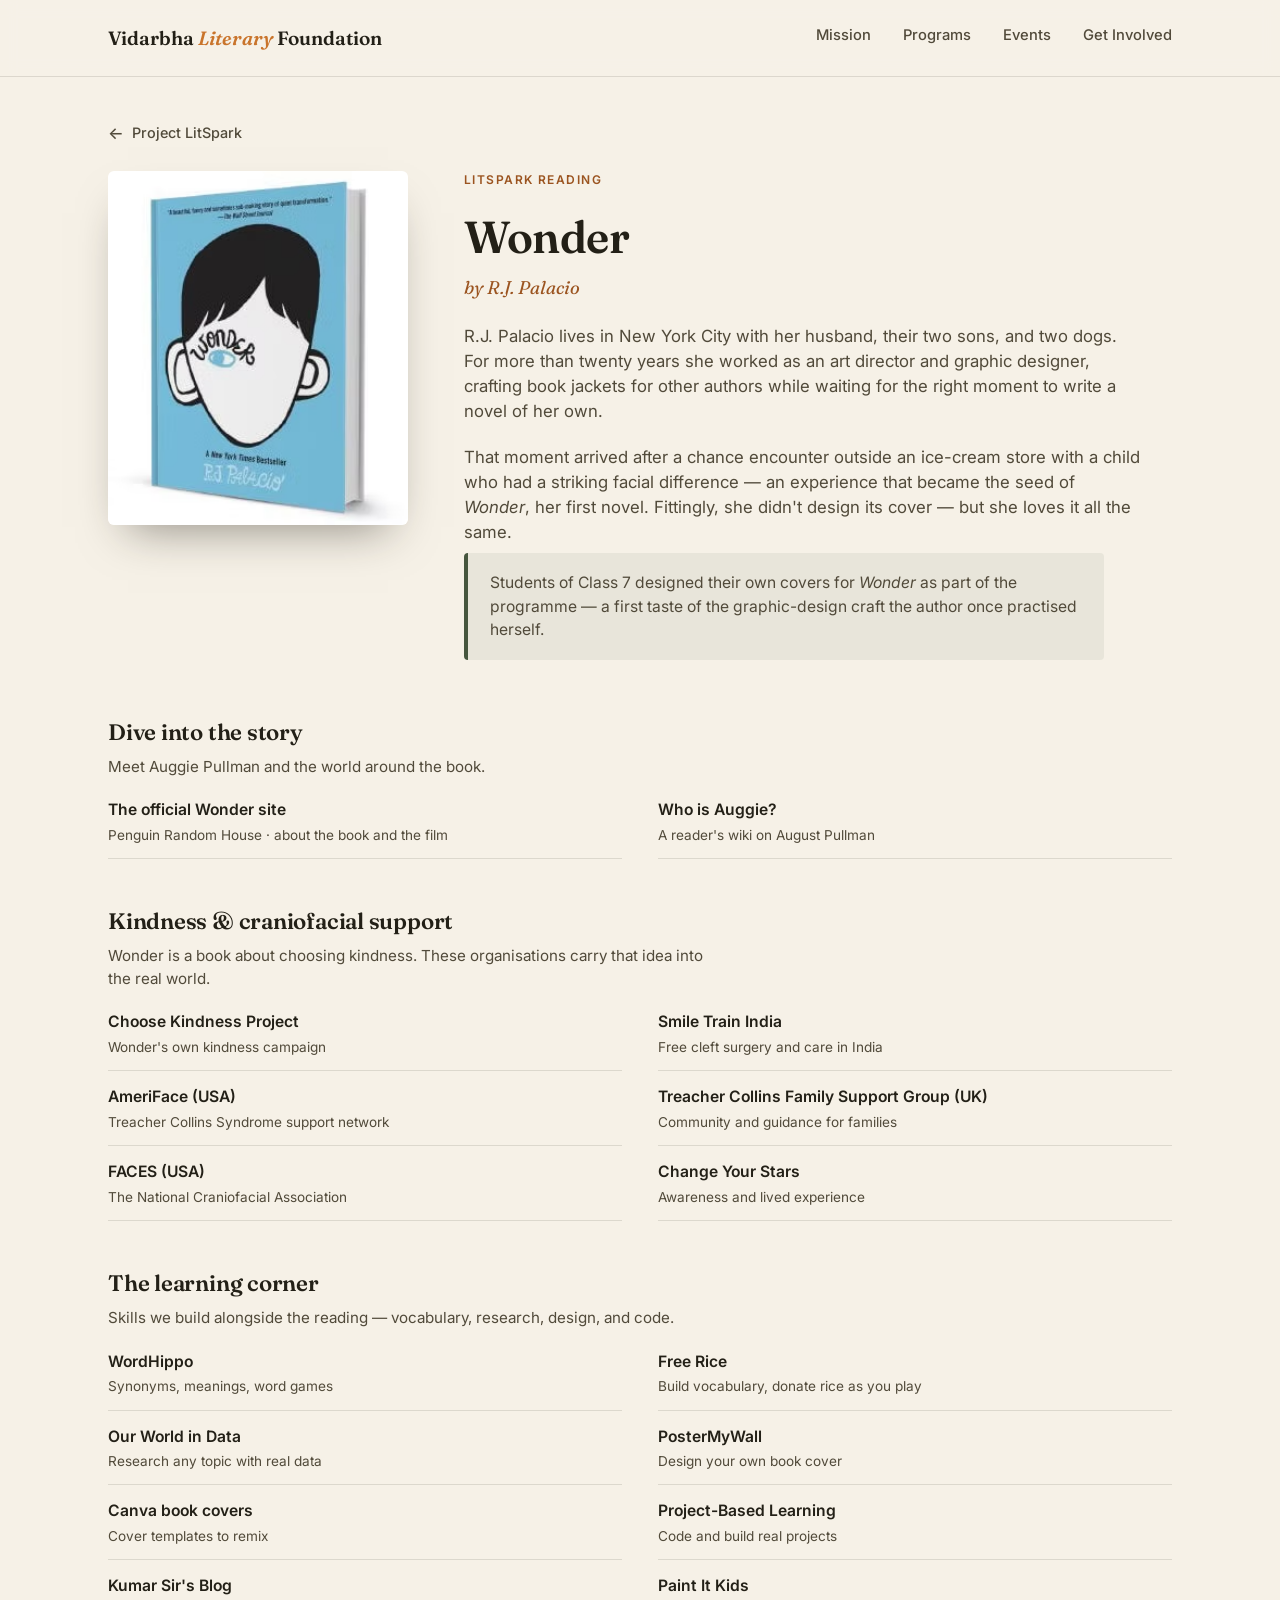
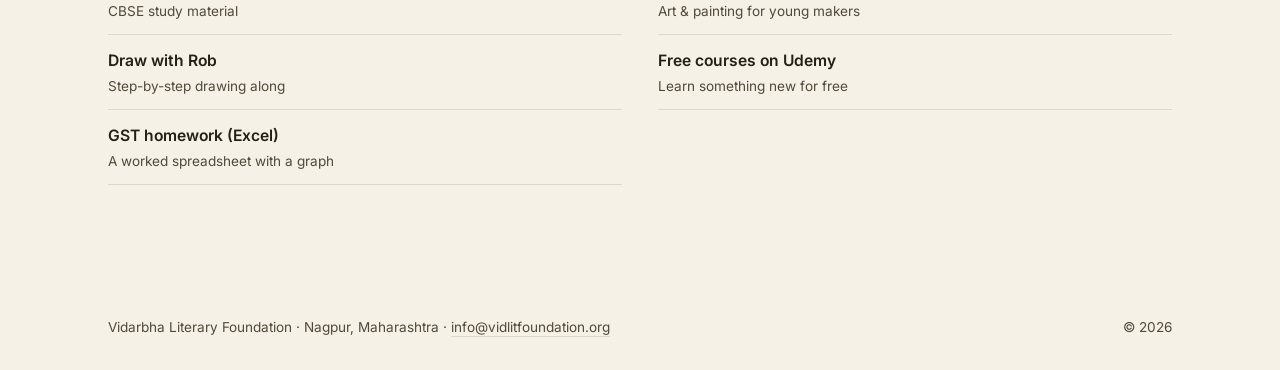
<file: wonder.html>
<!DOCTYPE html>
<html lang="en">
<head>
<meta charset="UTF-8">
<meta name="viewport" content="width=device-width, initial-scale=1.0">
<title>Wonder &middot; Project LitSpark &middot; Vidarbha Literary Foundation</title>
<meta name="description" content="Wonder by R.J. Palacio — the story, the author, and a trail of resources for students in the Vidarbha Literary Foundation's LitSpark programme.">
<link rel="preconnect" href="https://fonts.googleapis.com">
<link rel="preconnect" href="https://fonts.gstatic.com" crossorigin>
<link href="https://fonts.googleapis.com/css2?family=Fraunces:ital,opsz,wght@0,9..144,400;0,9..144,500;0,9..144,600;1,9..144,500&family=Tiro+Devanagari+Marathi:ital@0;1&family=Inter:wght@400;500;600&display=swap" rel="stylesheet">
<link rel="stylesheet" href="styles.css">
</head>
<body>

<header class="site-header">
  <div class="wrap header-inner">
    <a href="index.html" class="mark">Vidarbha <span class="mark-accent">Literary</span> Foundation </a>
    <nav class="nav">
      <a href="index.html#mission">Mission</a>
      <a href="index.html#programs">Programs</a>
      <a href="events.html">Events</a>
      <a href="index.html#involve">Get Involved</a>
    </nav>
    <button class="nav-toggle" aria-label="Open menu" aria-expanded="false">
      <span></span><span></span><span></span>
    </button>
  </div>
</header>

<main id="top">

  <section class="book-hero">
    <div class="wrap">
      <a href="litspark.html" class="back-link"><span>&larr;</span> Project LitSpark</a>
      <div class="book-hero-inner">
        <figure class="book-cover-figure">
          <img src="assets/wonder.avif" alt="Cover of Wonder by R.J. Palacio">
        </figure>
        <div class="book-hero-text">
          <p class="eyebrow">LitSpark Reading</p>
          <h1>Wonder</h1>
          <p class="book-byline">by R.J. Palacio</p>
          <div class="prose">
            <p>R.J. Palacio lives in New York City with her husband, their two sons, and two dogs. For more than twenty years she worked as an art director and graphic designer, crafting book jackets for other authors while waiting for the right moment to write a novel of her own.</p>
            <p>That moment arrived after a chance encounter outside an ice-cream store with a child who had a striking facial difference &mdash; an experience that became the seed of <em>Wonder</em>, her first novel. Fittingly, she didn't design its cover &mdash; but she loves it all the same.</p>
          </div>
          <div class="callout">
            Students of Class 7 designed their own covers for <em>Wonder</em> as part of the programme &mdash; a first taste of the graphic-design craft the author once practised herself.
          </div>
        </div>
      </div>
    </div>
  </section>

  <section class="resources">
    <div class="wrap">

      <div class="resource-group">
        <h2>Dive into the story</h2>
        <p class="group-sub">Meet Auggie Pullman and the world around the book.</p>
        <ul class="resource-list">
          <li><a href="https://sites.prh.com/wonder" target="_blank" rel="noopener">The official Wonder site<span class="r-desc">Penguin Random House &middot; about the book and the film</span></a></li>
          <li><a href="https://rj-palacios-wonder.fandom.com/wiki/August_Pullman" target="_blank" rel="noopener">Who is Auggie?<span class="r-desc">A reader's wiki on August Pullman</span></a></li>
        </ul>
      </div>

      <div class="resource-group">
        <h2>Kindness &amp; craniofacial support</h2>
        <p class="group-sub">Wonder is a book about choosing kindness. These organisations carry that idea into the real world.</p>
        <ul class="resource-list">
          <li><a href="https://thechoosekindnessproject.org/" target="_blank" rel="noopener">Choose Kindness Project<span class="r-desc">Wonder's own kindness campaign</span></a></li>
          <li><a href="https://www.smiletrainindia.org/" target="_blank" rel="noopener">Smile Train India<span class="r-desc">Free cleft surgery and care in India</span></a></li>
          <li><a href="https://www.tcsyndrome.org/" target="_blank" rel="noopener">AmeriFace (USA)<span class="r-desc">Treacher Collins Syndrome support network</span></a></li>
          <li><a href="https://www.treachercollins.org.uk/" target="_blank" rel="noopener">Treacher Collins Family Support Group (UK)<span class="r-desc">Community and guidance for families</span></a></li>
          <li><a href="https://www.faces-cranio.org/treacher" target="_blank" rel="noopener">FACES (USA)<span class="r-desc">The National Craniofacial Association</span></a></li>
          <li><a href="https://www.treacher-collins-syndrome.com/" target="_blank" rel="noopener">Change Your Stars<span class="r-desc">Awareness and lived experience</span></a></li>
        </ul>
      </div>

      <div class="resource-group">
        <h2>The learning corner</h2>
        <p class="group-sub">Skills we build alongside the reading &mdash; vocabulary, research, design, and code.</p>
        <ul class="resource-list">
          <li><a href="https://www.wordhippo.com/" target="_blank" rel="noopener">WordHippo<span class="r-desc">Synonyms, meanings, word games</span></a></li>
          <li><a href="https://freerice.com/" target="_blank" rel="noopener">Free Rice<span class="r-desc">Build vocabulary, donate rice as you play</span></a></li>
          <li><a href="https://ourworldindata.org/" target="_blank" rel="noopener">Our World in Data<span class="r-desc">Research any topic with real data</span></a></li>
          <li><a href="https://www.postermywall.com/index.php/l/book-cover" target="_blank" rel="noopener">PosterMyWall<span class="r-desc">Design your own book cover</span></a></li>
          <li><a href="https://www.canva.com/book-covers/templates/" target="_blank" rel="noopener">Canva book covers<span class="r-desc">Cover templates to remix</span></a></li>
          <li><a href="https://github.com/practical-tutorials/project-based-learning" target="_blank" rel="noopener">Project-Based Learning<span class="r-desc">Code and build real projects</span></a></li>
          <li><a href="https://kumarsir34.wordpress.com/" target="_blank" rel="noopener">Kumar Sir's Blog<span class="r-desc">CBSE study material</span></a></li>
          <li><a href="https://www.youtube.com/@PaintItKids" target="_blank" rel="noopener">Paint It Kids<span class="r-desc">Art &amp; painting for young makers</span></a></li>
          <li><a href="https://www.youtube.com/@DrawWithRob" target="_blank" rel="noopener">Draw with Rob<span class="r-desc">Step-by-step drawing along</span></a></li>
          <li><a href="https://www.udemy.com/courses/free/" target="_blank" rel="noopener">Free courses on Udemy<span class="r-desc">Learn something new for free</span></a></li>
          <li><a href="https://www.bmfindia.org/_files/ugd/4939f1_8b28e08c213c45318fcbb5374a8478d2.xlsx?dn=GST%20Contribution.xlsx" target="_blank" rel="noopener">GST homework (Excel)<span class="r-desc">A worked spreadsheet with a graph</span></a></li>
        </ul>
      </div>

    </div>
  </section>

</main>

<footer class="site-footer">
  <div class="wrap footer-inner">
    <span>Vidarbha Literary Foundation &middot; Nagpur, Maharashtra &middot; <a href="mailto:info@vidlitfoundation.org">info@vidlitfoundation.org</a></span>
    <span>&copy; <span id="year"></span></span>
  </div>
</footer>

<script>
  document.getElementById('year').textContent = new Date().getFullYear();

  // Mobile menu toggle
  (function () {
    var toggle = document.querySelector('.nav-toggle');
    var nav = document.querySelector('.nav');
    if (toggle && nav) {
      toggle.addEventListener('click', function () {
        var isOpen = nav.classList.toggle('open');
        toggle.setAttribute('aria-expanded', isOpen ? 'true' : 'false');
      });
      nav.querySelectorAll('a').forEach(function (link) {
        link.addEventListener('click', function () {
          nav.classList.remove('open');
          toggle.setAttribute('aria-expanded', 'false');
        });
      });
    }
  })();
</script>
</body>
</html>
</file>
<file: styles.css>
/* ====== Tokens ====== */
:root {
  --paper: #F6F1E7;
  --paper-warm: #EFE6D3;
  --ink: #232017;
  --ink-soft: #514A3A;
  --marigold: #C9742B;
  --marigold-deep: #9B5420;
  --moss: #46563E;
  --rule: rgba(35, 32, 23, 0.12);

  --font-display: 'Fraunces', serif;
  --font-body: 'Inter', sans-serif;
  --font-deva: 'Tiro Devanagari Marathi', serif;

  --radius: 4px;
}

* { box-sizing: border-box; }

html { scroll-behavior: smooth; }

body {
  margin: 0;
  background: var(--paper);
  color: var(--ink);
  font-family: var(--font-body);
  line-height: 1.5;
  -webkit-font-smoothing: antialiased;
}

.wrap {
  max-width: 1120px;
  margin: 0 auto;
  padding: 0 28px;
}

a { color: inherit; }

h1, h2, h3 {
  font-family: var(--font-display);
  font-weight: 600;
  margin: 0;
  letter-spacing: -0.01em;
}

p { margin: 0; }

.eyebrow {
  font-family: var(--font-body);
  font-size: 0.75rem;
  font-weight: 600;
  text-transform: uppercase;
  letter-spacing: 0.12em;
  color: var(--marigold-deep);
  margin: 0 0 14px;
}

/* ====== Buttons ====== */
.btn {
  display: inline-block;
  padding: 13px 26px;
  border-radius: var(--radius);
  font-family: var(--font-body);
  font-weight: 600;
  font-size: 0.95rem;
  text-decoration: none;
  transition: transform 0.15s ease, box-shadow 0.15s ease;
}
.btn:focus-visible {
  outline: 3px solid var(--marigold);
  outline-offset: 2px;
}
.btn-primary {
  background: var(--ink);
  color: var(--paper);
}
.btn-primary:hover { transform: translateY(-1px); box-shadow: 0 6px 16px rgba(35,32,23,0.18); }
.btn-ghost {
  background: transparent;
  color: var(--ink);
  border: 1.5px solid var(--rule);
  margin-left: 12px;
}
.btn-ghost:hover { border-color: var(--ink); }
.btn-large { padding: 16px 34px; font-size: 1rem; margin-top: 8px; }

/* ====== Header ====== */
.site-header {
  position: sticky;
  top: 0;
  z-index: 10;
  background: rgba(246, 241, 231, 0.88);
  backdrop-filter: blur(8px);
  border-bottom: 1px solid var(--rule);
}
.header-inner {
  display: flex;
  align-items: center;
  justify-content: space-between;
  height: 76px;
}
.mark {
  font-family: var(--font-display);
  font-size: 1.2rem;
  font-weight: 600;
  text-decoration: none;
  color: var(--ink);
}
.mark-accent { color: var(--marigold); font-style: italic; }
.nav { display: flex; gap: 32px; }
.nav a {
  text-decoration: none;
  font-size: 0.92rem;
  font-weight: 500;
  color: var(--ink-soft);
  border-bottom: 2px solid transparent;
  padding-bottom: 4px;
  transition: color 0.15s, border-color 0.15s;
}
.nav a:hover { color: var(--ink); border-color: var(--marigold); }

/* Mobile menu button (hamburger) — hidden on desktop, shown on small screens */
.nav-toggle {
  display: none;
  flex-direction: column;
  justify-content: center;
  gap: 5px;
  width: 44px;
  height: 44px;
  padding: 0;
  background: transparent;
  border: 0;
  cursor: pointer;
}
.nav-toggle span {
  display: block;
  width: 24px;
  height: 2px;
  margin: 0 auto;
  background: var(--ink);
  border-radius: 2px;
}

/* ====== Hero ====== */
.hero { padding: 92px 0 64px; }
.hero-inner {
  display: grid;
  grid-template-columns: 1.15fr 0.85fr;
  gap: 56px;
  align-items: center;
}
.hero-text h1 {
  font-size: clamp(2.4rem, 4.2vw, 3.6rem);
  line-height: 1.08;
  margin-bottom: 26px;
  animation: heroFade 0.55s ease both;
}
@keyframes heroFade {
  from { opacity: 0; }
  to { opacity: 1; }
}
.hero-sub {
  font-size: 1.08rem;
  color: var(--ink-soft);
  max-width: 480px;
  margin-bottom: 34px;
}
.hero-actions { display: flex; align-items: center; }

/* Hero visual: featured Marathi quote plaque */
.hero-quote {
  position: relative;
  margin: 0;
  background: linear-gradient(158deg, #FFFDF8 0%, var(--paper-warm) 100%);
  border: 1px solid var(--rule);
  border-left: 4px solid var(--marigold);
  border-radius: 10px;
  padding: 40px 38px 34px;
  box-shadow: 0 18px 40px -18px rgba(35,32,23,0.28);
}
.hero-quote-label {
  font-family: var(--font-body);
  font-size: 0.72rem;
  font-weight: 600;
  letter-spacing: 0.14em;
  text-transform: uppercase;
  color: var(--marigold-deep);
  margin: 0 0 18px;
}
.hero-quote-text {
  margin: 0;
  font-family: var(--font-deva);
  font-size: clamp(2.15rem, 2.7vw, 2.65rem);
  line-height: 1.18;
  color: var(--ink);
  display: flex;
  flex-wrap: wrap;
  align-items: baseline;
  gap: 0.32em;
}
.vq-conj { color: var(--ink-soft); font-size: 0.82em; }
.vq-live { color: var(--marigold-deep); }
.hero-quote-rule {
  display: block;
  width: 46px;
  height: 3px;
  background: var(--marigold);
  border-radius: 2px;
  margin: 22px 0 20px;
}
.hero-quote-gloss {
  font-family: var(--font-display);
  font-style: italic;
  font-size: 1.12rem;
  color: var(--ink);
  margin: 0 0 10px;
}
.hero-quote-note {
  font-family: var(--font-body);
  font-size: 0.86rem;
  line-height: 1.55;
  color: var(--ink-soft);
  margin: 0 0 22px;
}
.hero-quote-note em { font-style: italic; color: var(--ink); }
.hero-quote-note [lang="mr"] { font-family: var(--font-deva); }
.hero-quote-attr {
  font-family: var(--font-deva);
  font-size: 0.92rem;
  color: var(--ink-soft);
  letter-spacing: 0.01em;
}

/* ====== Mission ====== */
.mission { padding: 96px 0; max-width: 880px; margin: 0 auto; }
.mission h2 {
  font-size: clamp(1.7rem, 3vw, 2.3rem);
  line-height: 1.2;
  margin: 0 0 28px;
}
.mission-body {
  font-size: 1.08rem;
  color: var(--ink-soft);
  max-width: 640px;
}

/* ====== Programs ====== */
.programs { padding: 0 0 100px; }
.programs h2 {
  font-size: clamp(1.7rem, 3vw, 2.3rem);
  margin-bottom: 44px;
  max-width: 600px;
}
.program-grid {
  display: grid;
  grid-template-columns: repeat(2, 1fr);
  gap: 24px;
}
.program-card {
  background: #fff;
  border: 1px solid var(--rule);
  border-radius: var(--radius);
  padding: 32px 28px;
}
.program-link {
  display: inline-block;
  margin: -6px 0 16px;
  font-family: var(--font-body);
  font-size: 0.9rem;
  color: var(--marigold-deep);
  text-decoration: none;
  border-bottom: 1px solid var(--rule);
  padding-bottom: 1px;
  transition: color 0.15s, border-color 0.15s;
}
.program-link:hover { color: var(--ink); border-color: var(--marigold); }


.program-mark {
  display: inline-block;
  font-size: 0.72rem;
  font-weight: 600;
  text-transform: uppercase;
  letter-spacing: 0.1em;
  color: var(--moss);
  background: rgba(70, 86, 62, 0.1);
  padding: 4px 10px;
  border-radius: 999px;
  margin-bottom: 18px;
}
.program-card h3 {
  font-size: 1.3rem;
  margin-bottom: 12px;
}
.program-card p {
  color: var(--ink-soft);
  font-size: 0.96rem;
  line-height: 1.6;
}

/* ====== Involve ====== */
.involve {
  background: var(--ink);
  color: var(--paper);
  padding: 96px 0;
}
.involve .eyebrow { color: var(--marigold); }
.involve h2 {
  font-size: clamp(1.7rem, 3vw, 2.3rem);
  max-width: 600px;
  margin-bottom: 48px;
}
.involve-grid {
  display: grid;
  grid-template-columns: repeat(3, 1fr);
  gap: 28px;
  margin-bottom: 48px;
}
.involve-item h3 {
  font-size: 1.15rem;
  margin-bottom: 10px;
  color: var(--paper);
}
.involve-item p {
  color: rgba(246, 241, 231, 0.72);
  font-size: 0.95rem;
  line-height: 1.6;
}
.involve .btn-primary {
  background: var(--marigold);
  color: var(--ink);
}
.involve .btn-primary:hover { box-shadow: 0 6px 16px rgba(201, 116, 43, 0.35); }

/* ====== Footer ====== */
.site-footer { padding: 32px 0; }
.footer-inner a {
  color: inherit;
  text-decoration: none;
  border-bottom: 1px solid var(--rule);
  padding-bottom: 1px;
  transition: color 0.15s, border-color 0.15s;
}
.footer-inner a:hover { color: var(--marigold-deep); border-color: var(--marigold); }
.footer-inner {
  display: flex;
  justify-content: space-between;
  font-size: 0.85rem;
  color: var(--ink-soft);
}

/* ====== Responsive ====== */
@media (max-width: 860px) {
  .hero-inner { grid-template-columns: 1fr; }
  .hero-quote { margin-top: 8px; padding: 32px 28px 28px; }
  .program-grid { grid-template-columns: 1fr; }
  .involve-grid { grid-template-columns: 1fr; gap: 32px; }
  .nav-toggle { display: flex; }
  .nav {
    display: none;
    position: absolute;
    top: 100%;
    left: 0;
    right: 0;
    flex-direction: column;
    gap: 0;
    background: var(--paper);
    border-bottom: 1px solid var(--rule);
    box-shadow: 0 10px 20px -12px rgba(35, 32, 23, 0.25);
    padding: 8px 28px 14px;
  }
  .nav.open { display: flex; }
  .nav a { padding: 12px 0; }
  .footer-inner { flex-direction: column; gap: 6px; }
}

@media (prefers-reduced-motion: reduce) {
  * { transition: none !important; animation: none !important; scroll-behavior: auto !important; }
}

/* ====== Sub-pages (LitSpark + book pages) ====== */
.back-link {
  display: inline-flex;
  align-items: center;
  gap: 8px;
  font-family: var(--font-body);
  font-size: 0.9rem;
  font-weight: 500;
  color: var(--ink-soft);
  text-decoration: none;
  transition: color 0.15s;
}
.back-link:hover { color: var(--marigold-deep); }
.back-link span { font-size: 1.15em; line-height: 1; }

/* LitSpark hero: text + poster */
.litspark-hero { padding: 56px 0 40px; }
.litspark-hero-inner {
  display: grid;
  grid-template-columns: 1.25fr 0.75fr;
  gap: 56px;
  align-items: center;
  margin-top: 26px;
}
.litspark-hero h1 {
  font-size: clamp(2.2rem, 4.2vw, 3.4rem);
  line-height: 1.06;
  margin-bottom: 8px;
}
.litspark-tagline {
  font-family: var(--font-display);
  font-style: italic;
  font-size: 1.25rem;
  color: var(--marigold-deep);
  margin-bottom: 24px;
}
.litspark-poster { margin: 0; justify-self: center; }
.litspark-poster img {
  display: block;
  width: 100%;
  max-width: 300px;
  height: auto;
  border-radius: 10px;
  box-shadow: 0 18px 40px -18px rgba(35,32,23,0.4);
}

/* Prose blocks */
.prose { max-width: 680px; }
.prose p {
  font-size: 1.05rem;
  color: var(--ink-soft);
  margin-bottom: 20px;
}
.prose p:last-child { margin-bottom: 0; }
.prose a {
  color: var(--marigold-deep);
  text-decoration: none;
  border-bottom: 1px solid var(--rule);
  transition: border-color 0.15s, color 0.15s;
}
.prose a:hover { color: var(--ink); border-color: var(--marigold); }

/* Callout */
.callout {
  background: rgba(70, 86, 62, 0.08);
  border-left: 4px solid var(--moss);
  border-radius: var(--radius);
  padding: 18px 22px;
  margin: 8px 0 0;
  font-size: 0.98rem;
  color: var(--ink-soft);
  max-width: 640px;
}

/* Book picks on LitSpark page */
.book-picks { padding: 24px 0 100px; }
.book-picks .picks-note { color: var(--ink-soft); margin: 6px 0 32px; max-width: 560px; }
.picks-grid {
  display: grid;
  grid-template-columns: repeat(2, minmax(0, 1fr));
  gap: 32px;
  max-width: 620px;
}
.cover-card {
  display: block;
  text-decoration: none;
  color: inherit;
  background: #fff;
  border: 1px solid var(--rule);
  border-radius: 10px;
  padding: 26px 24px;
  text-align: center;
  transition: transform 0.18s ease, box-shadow 0.18s ease, border-color 0.18s ease;
}
.cover-card:hover {
  transform: translateY(-4px);
  box-shadow: 0 20px 40px -20px rgba(35,32,23,0.32);
  border-color: var(--marigold);
}
.cover-card img {
  display: block;
  width: 100%;
  max-width: 190px;
  height: auto;
  margin: 0 auto 18px;
  border-radius: 4px;
  box-shadow: 0 12px 26px -12px rgba(35,32,23,0.45);
}
.cover-card h3 { font-size: 1.12rem; margin-bottom: 6px; }
.cover-card .cover-cta {
  font-family: var(--font-body);
  font-size: 0.82rem;
  font-weight: 600;
  letter-spacing: 0.02em;
  color: var(--marigold-deep);
}

/* Book detail hero */
.book-hero { padding: 44px 0 56px; }
.book-hero-inner {
  display: grid;
  grid-template-columns: 300px 1fr;
  gap: 56px;
  align-items: start;
  margin-top: 26px;
}
.book-cover-figure { margin: 0; position: sticky; top: 100px; }
.book-cover-figure img {
  display: block;
  width: 100%;
  height: auto;
  border-radius: 6px;
  box-shadow: 0 22px 44px -20px rgba(35,32,23,0.5);
}
.book-hero-text h1 { font-size: clamp(2rem, 3.6vw, 2.8rem); margin-bottom: 4px; }
.book-byline {
  font-family: var(--font-display);
  font-style: italic;
  font-size: 1.15rem;
  color: var(--marigold-deep);
  margin-bottom: 22px;
}

/* Resource sections */
.resources { padding: 0 0 100px; }
.resource-group { margin-bottom: 46px; }
.resource-group:last-child { margin-bottom: 0; }
.resource-group h2 { font-size: 1.4rem; margin-bottom: 6px; }
.resource-group .group-sub { font-size: 0.95rem; color: var(--ink-soft); margin-bottom: 20px; max-width: 620px; }
.resource-list {
  list-style: none;
  margin: 0;
  padding: 0;
  display: grid;
  grid-template-columns: repeat(2, minmax(0, 1fr));
  gap: 14px 36px;
}
.resource-list li { border-bottom: 1px solid var(--rule); padding-bottom: 13px; }
.resource-list a {
  display: block;
  text-decoration: none;
  color: var(--ink);
  font-weight: 600;
  font-size: 0.98rem;
  transition: color 0.15s;
}
.resource-list a:hover { color: var(--marigold-deep); }
.resource-list .r-desc {
  display: block;
  font-family: var(--font-body);
  font-size: 0.85rem;
  font-weight: 400;
  color: var(--ink-soft);
  margin-top: 3px;
}

/* Sub-page responsive */
@media (max-width: 860px) {
  .litspark-hero-inner { grid-template-columns: 1fr; gap: 34px; }
  .litspark-poster { order: -1; justify-self: start; }
  .book-hero-inner { grid-template-columns: 1fr; gap: 30px; max-width: 440px; }
  .book-cover-figure { position: static; max-width: 260px; }
  .resource-list { grid-template-columns: 1fr; }
}
@media (max-width: 480px) {
  .picks-grid { grid-template-columns: 1fr; max-width: 260px; }
}

/* ====== Events / Registration page ====== */
.event-hero { padding: 40px 0 56px; }
.event-hero-inner {
  display: grid;
  grid-template-columns: 0.9fr 1.1fr;
  gap: 52px;
  align-items: center;
  margin-top: 26px;
}
.event-poster { margin: 0; justify-self: center; }
.event-poster img {
  display: block;
  width: 100%;
  max-width: 440px;
  height: auto;
  border-radius: 10px;
  box-shadow: 0 20px 44px -18px rgba(35,32,23,0.42);
}
.event-detail h1 {
  font-size: clamp(2rem, 3.6vw, 2.9rem);
  line-height: 1.08;
  margin-bottom: 8px;
}
.event-tagline {
  font-family: var(--font-display);
  font-style: italic;
  font-size: 1.2rem;
  color: var(--marigold-deep);
  margin-bottom: 26px;
}
.event-facts {
  list-style: none;
  margin: 0 0 24px;
  padding: 0;
  border-top: 1px solid var(--rule);
}
.event-facts li {
  display: flex;
  gap: 18px;
  padding: 13px 0;
  border-bottom: 1px solid var(--rule);
}
.ef-label {
  flex: 0 0 68px;
  font-family: var(--font-body);
  font-size: 0.72rem;
  font-weight: 600;
  text-transform: uppercase;
  letter-spacing: 0.1em;
  color: var(--marigold-deep);
  padding-top: 3px;
}
.ef-value {
  font-size: 1.02rem;
  color: var(--ink);
}
.event-blurb {
  font-size: 1.05rem;
  color: var(--ink-soft);
  max-width: 520px;
  margin-bottom: 28px;
}

/* Registration form section */
.event-register {
  background: var(--paper-warm);
  padding: 72px 0 84px;
  border-top: 1px solid var(--rule);
}
.event-register h2 {
  font-size: clamp(1.7rem, 3vw, 2.3rem);
  margin-bottom: 14px;
}
.register-note {
  font-size: 1.05rem;
  color: var(--ink-soft);
  max-width: 560px;
  margin-bottom: 32px;
}
.form-embed {
  background: #fff;
  border: 1px solid var(--rule);
  border-radius: 10px;
  padding: 10px;
  box-shadow: 0 18px 40px -22px rgba(35,32,23,0.28);
  max-width: 720px;
}
.form-embed iframe {
  display: block;
  width: 100%;
  border: 0;
  border-radius: 6px;
}
.form-fallback {
  margin-top: 18px;
  font-size: 0.92rem;
  color: var(--ink-soft);
}
.form-fallback a {
  color: var(--marigold-deep);
  text-decoration: none;
  border-bottom: 1px solid var(--rule);
  transition: color 0.15s, border-color 0.15s;
}
.form-fallback a:hover { color: var(--ink); border-color: var(--marigold); }

/* Events page responsive */
@media (max-width: 860px) {
  .event-hero-inner { grid-template-columns: 1fr; gap: 32px; }
  .event-poster { order: -1; justify-self: start; }
  .event-poster img { max-width: 100%; }
}
</file>
